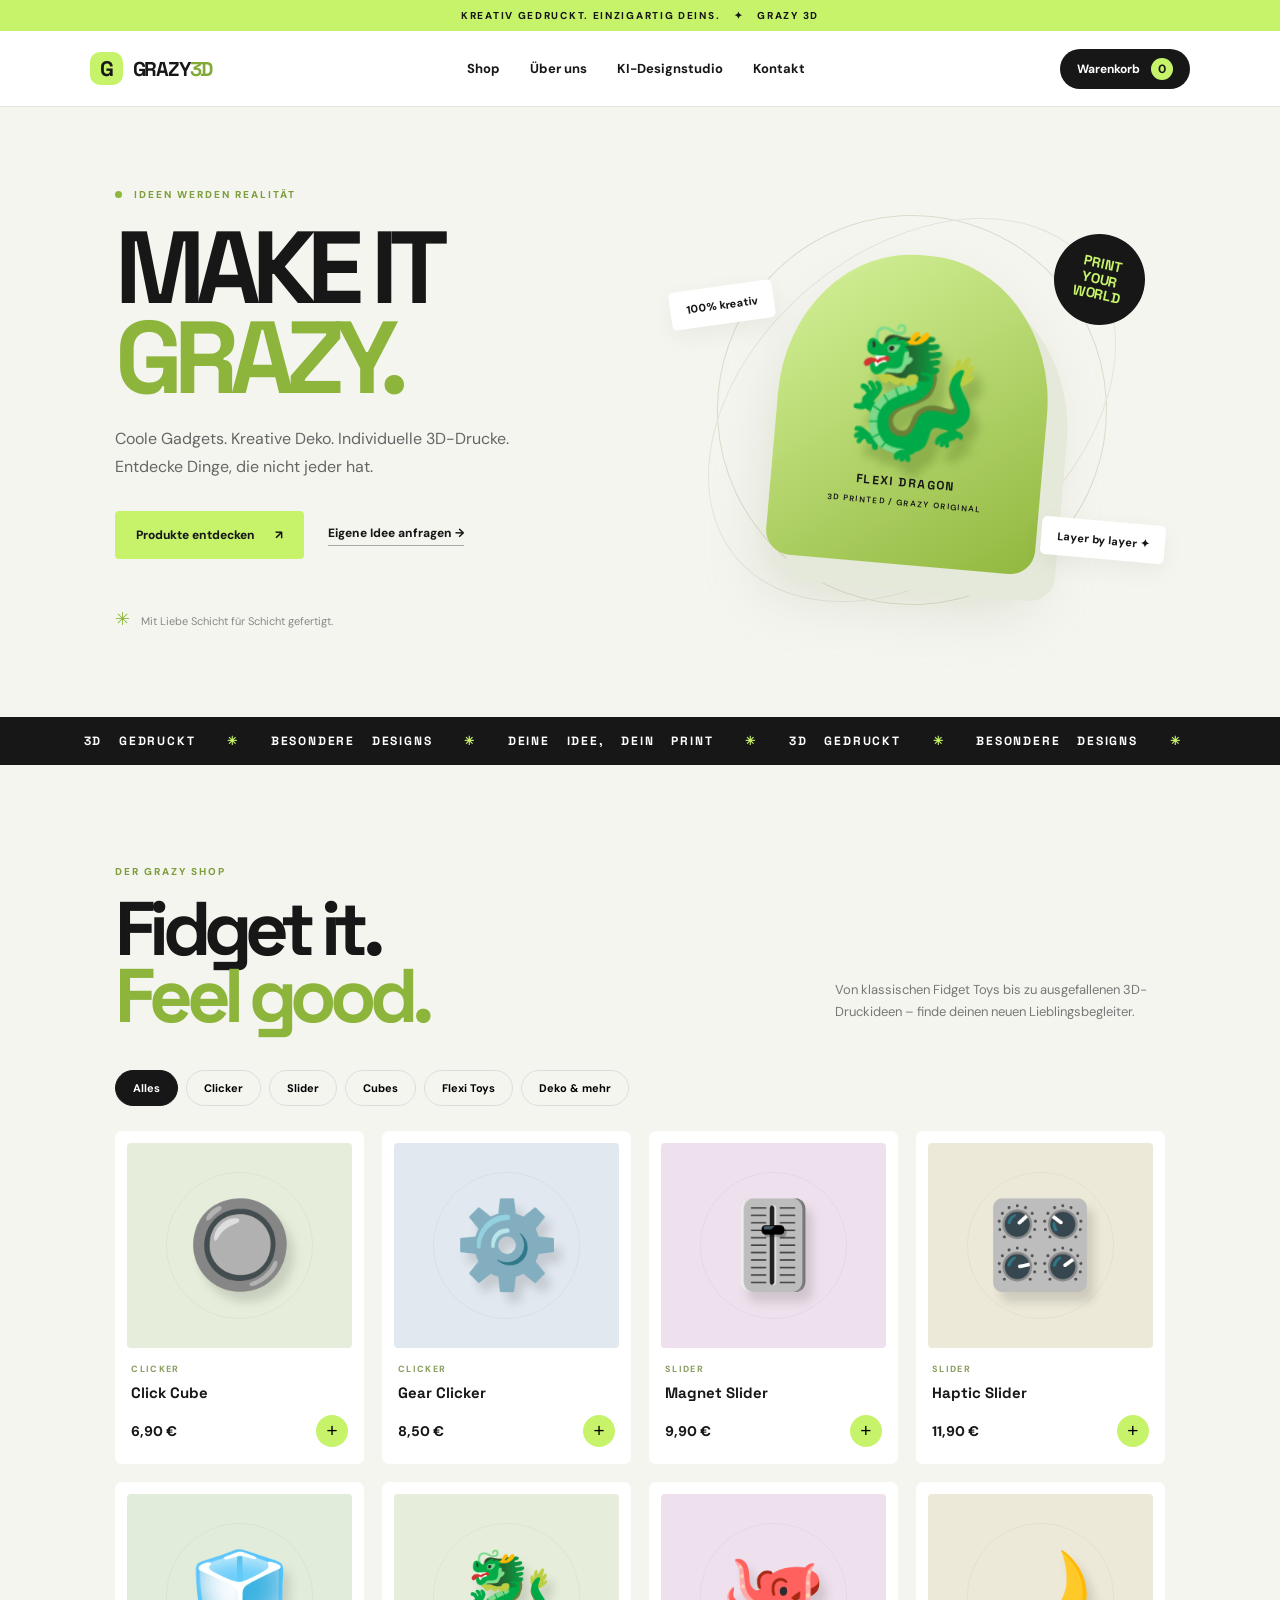
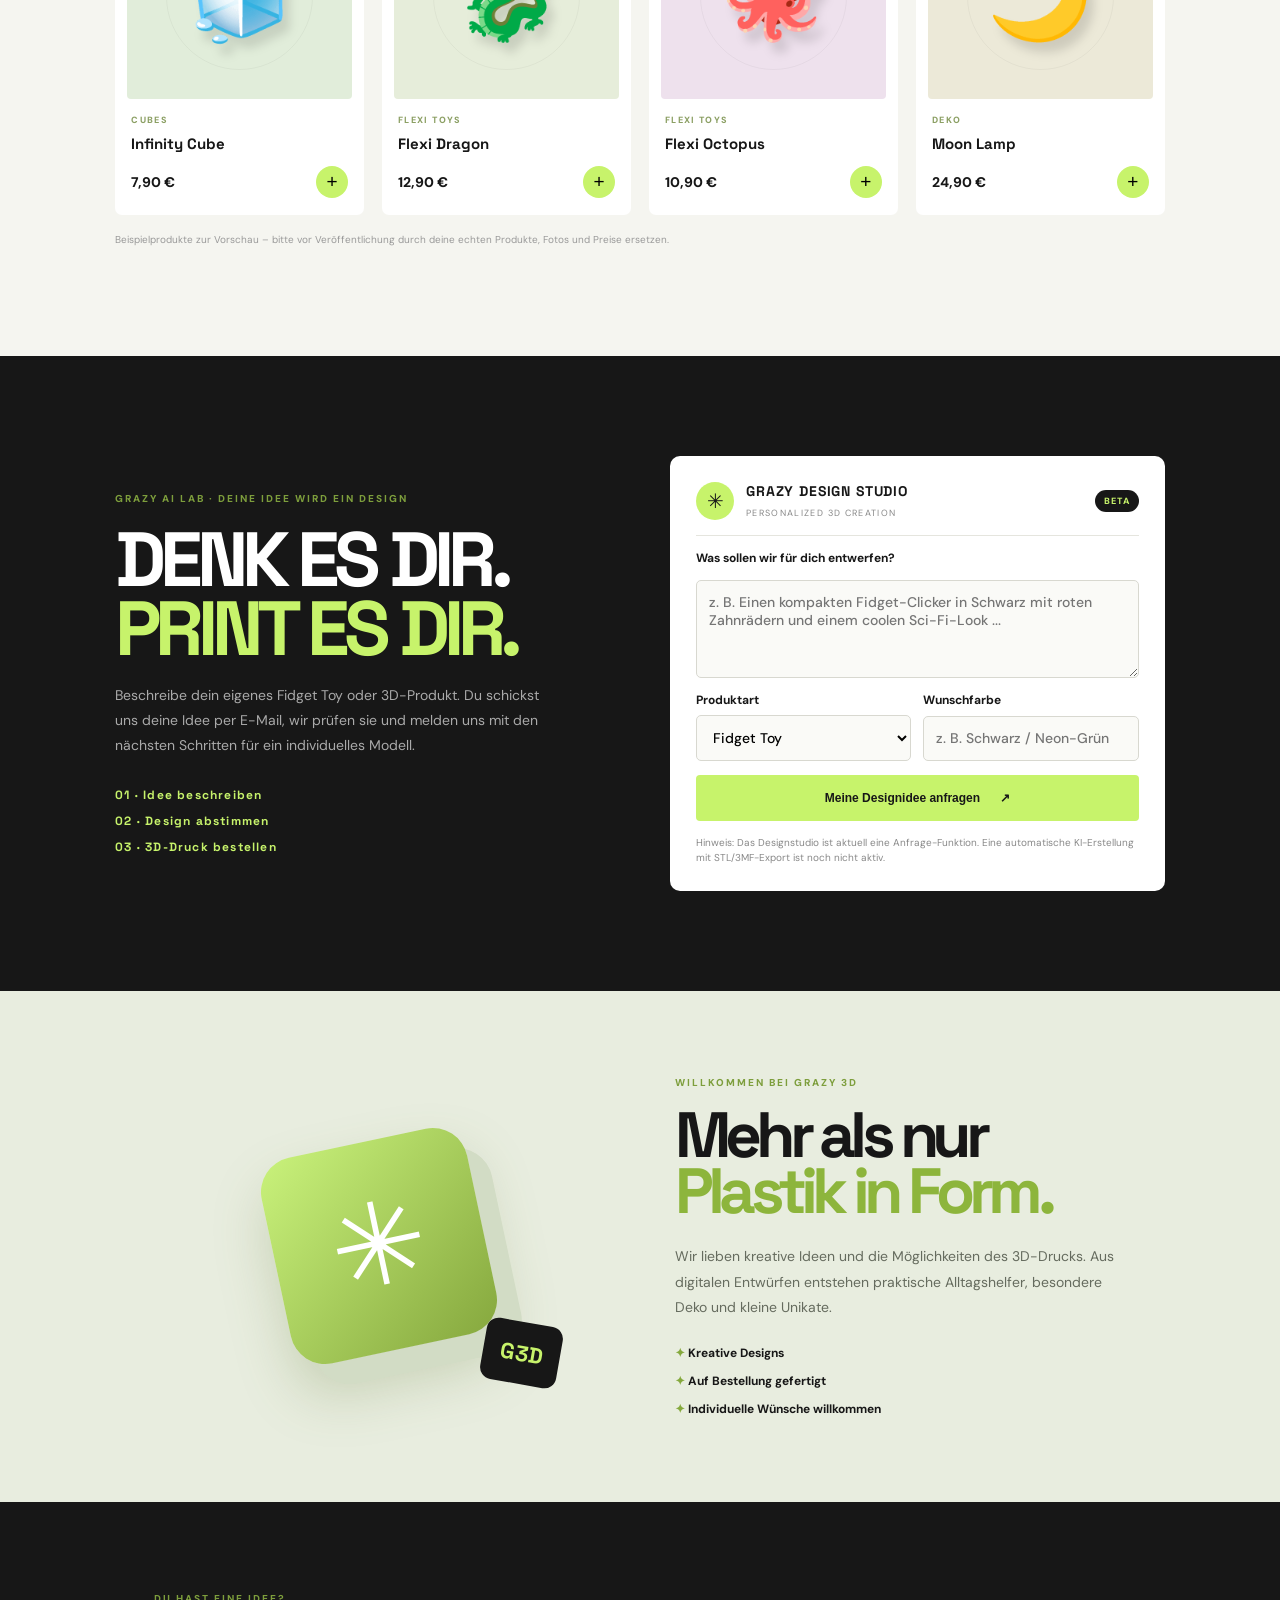
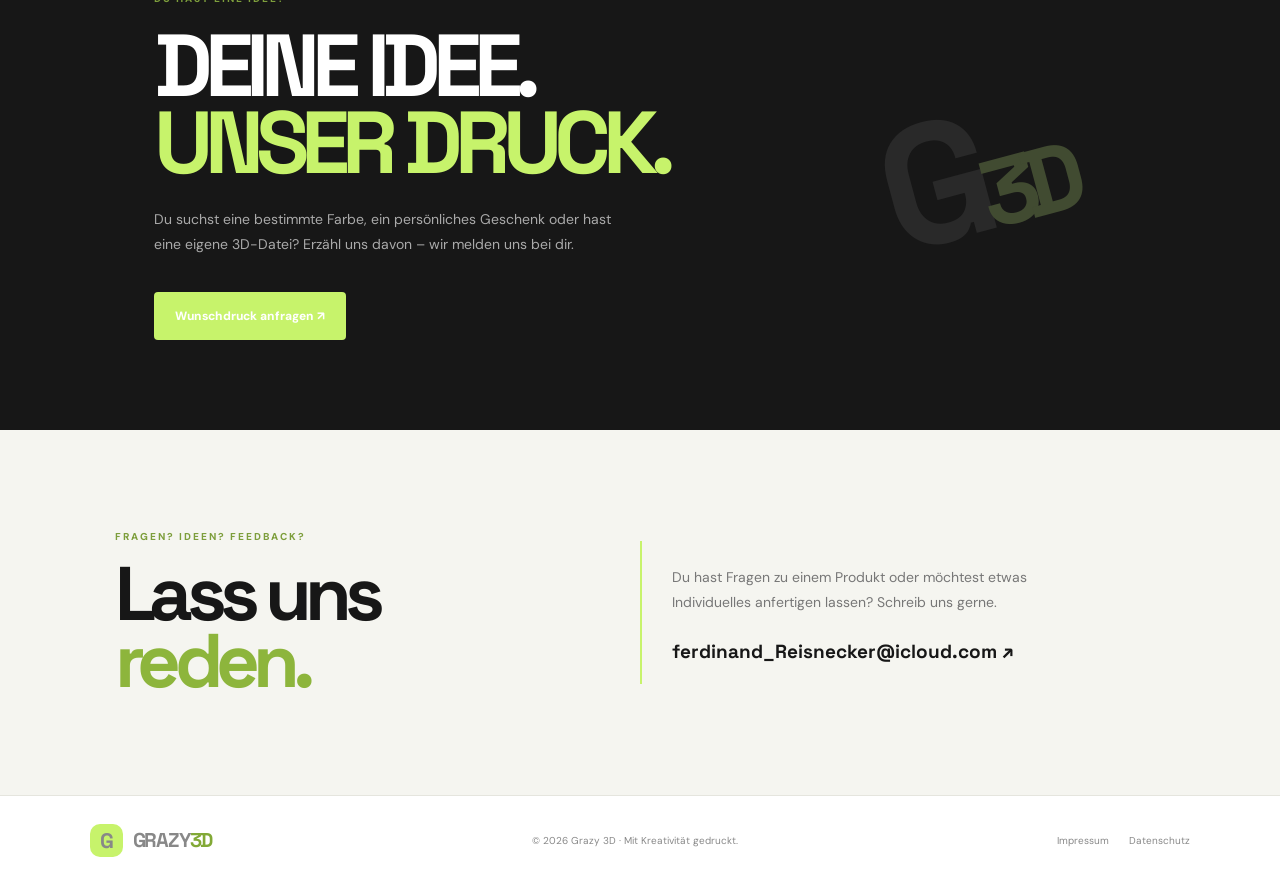
<file: index.html>
<!doctype html>
<html lang="de">
<head>
  <meta charset="utf-8">
  <meta name="viewport" content="width=device-width, initial-scale=1">
  <meta name="description" content="Grazy 3D – kreative 3D-Druckprodukte, Gadgets und individuelle Designs.">
  <title>Grazy 3D – Kreativ gedruckt</title>
  <link rel="preconnect" href="https://fonts.googleapis.com">
  <link rel="preconnect" href="https://fonts.gstatic.com" crossorigin>
  <link href="https://fonts.googleapis.com/css2?family=DM+Sans:wght@400;500;600;700;800&family=Space+Grotesk:wght@500;600;700&display=swap" rel="stylesheet">
  <link rel="stylesheet" href="style.css">
</head>
<body>
  <div class="announcement">KREATIV GEDRUCKT. EINZIGARTIG DEINS. <span>✦</span> GRAZY 3D</div>
  <header class="header">
    <a class="brand" href="#home" aria-label="Grazy 3D Startseite"><span class="brand-mark">G</span><span>GRAZY<span class="brand-accent">3D</span></span></a>
    <nav><a href="#shop">Shop</a><a href="#about">Über uns</a><a href="#ai-studio">KI-Designstudio</a><a href="#contact">Kontakt</a></nav>
    <button class="cart-button" id="open-cart" aria-label="Warenkorb öffnen">Warenkorb <span id="cart-count">0</span></button>
    <button class="menu-toggle" id="menu-toggle" aria-label="Menü öffnen" aria-expanded="false">☰</button>
  </header>

  <main>
    <section class="hero" id="home">
      <div class="hero-copy">
        <div class="eyebrow"><span class="live-dot"></span> IDEEN WERDEN REALITÄT</div>
        <h1>MAKE IT<br><span>GRAZY.</span></h1>
        <p class="hero-lead">Coole Gadgets. Kreative Deko. Individuelle 3D-Drucke. Entdecke Dinge, die nicht jeder hat.</p>
        <div class="hero-actions"><a class="button primary" href="#shop">Produkte entdecken <span>↗</span></a><a class="text-link" href="#custom">Eigene Idee anfragen →</a></div>
        <div class="hero-note"><span>✳</span> Mit Liebe Schicht für Schicht gefertigt.</div>
      </div>
      <div class="hero-art">
        <div class="orbit orbit-one"></div><div class="orbit orbit-two"></div>
        <div class="hero-sticker">PRINT<br>YOUR<br>WORLD</div>
        <div class="hero-product"><div class="product-emoji">🐉</div><div class="hero-product-label">FLEXI DRAGON <small>3D PRINTED / GRAZY ORIGINAL</small></div></div>
        <div class="floating-chip chip-one">100% kreativ</div><div class="floating-chip chip-two">Layer by layer ✦</div>
      </div>
    </section>

    <section class="ticker" aria-label="Shop-Vorteile"><div>3D GEDRUCKT <b>✳</b> BESONDERE DESIGNS <b>✳</b> DEINE IDEE, DEIN PRINT <b>✳</b> 3D GEDRUCKT <b>✳</b> BESONDERE DESIGNS <b>✳</b></div></section>

    <section class="section shop-section" id="shop">
      <div class="section-heading"><div><div class="eyebrow">DER GRAZY SHOP</div><h2>Fidget it.<br><span>Feel good.</span></h2></div><p>Von klassischen Fidget Toys bis zu ausgefallenen 3D-Druckideen – finde deinen neuen Lieblingsbegleiter.</p></div>
      <div class="filters" id="filters">
        <button class="filter active" data-filter="Alle">Alles</button><button class="filter" data-filter="Clicker">Clicker</button><button class="filter" data-filter="Slider">Slider</button><button class="filter" data-filter="Cubes">Cubes</button><button class="filter" data-filter="Flexi Toys">Flexi Toys</button><button class="filter" data-filter="Deko">Deko & mehr</button>
      </div>
      <div class="product-grid" id="product-grid"></div>
      <p class="demo-note">Beispielprodukte zur Vorschau – bitte vor Veröffentlichung durch deine echten Produkte, Fotos und Preise ersetzen.</p>
    </section>


    <section class="ai-section" id="ai-studio">
      <div class="ai-intro">
        <div class="eyebrow">GRAZY AI LAB · DEINE IDEE WIRD EIN DESIGN</div>
        <h2>DENK ES DIR.<br><span>PRINT ES DIR.</span></h2>
        <p>Beschreibe dein eigenes Fidget Toy oder 3D-Produkt. Du schickst uns deine Idee per E-Mail, wir prüfen sie und melden uns mit den nächsten Schritten für ein individuelles Modell.</p>
        <div class="ai-steps"><span>01 · Idee beschreiben</span><span>02 · Design abstimmen</span><span>03 · 3D-Druck bestellen</span></div>
      </div>
      <div class="ai-card">
        <div class="ai-card-head"><span class="ai-orb">✳</span><div><strong>GRAZY DESIGN STUDIO</strong><small>PERSONALIZED 3D CREATION</small></div><span class="ai-status">BETA</span></div>
        <label for="ai-prompt">Was sollen wir für dich entwerfen?</label>
        <textarea id="ai-prompt" rows="4" placeholder="z. B. Einen kompakten Fidget-Clicker in Schwarz mit roten Zahnrädern und einem coolen Sci-Fi-Look ..."></textarea>
        <div class="ai-fields">
          <label>Produktart<select id="ai-type"><option>Fidget Toy</option><option>Figur / Flexi Toy</option><option>Deko</option><option>Praktischer Alltagshelfer</option><option>Etwas ganz anderes</option></select></label>
          <label>Wunschfarbe<input id="ai-color" type="text" placeholder="z. B. Schwarz / Neon-Grün"></label>
        </div>
        <button class="button primary ai-submit" id="ai-submit">Meine Designidee anfragen <span>↗</span></button>
        <p class="ai-disclaimer">Hinweis: Das Designstudio ist aktuell eine Anfrage-Funktion. Eine automatische KI-Erstellung mit STL/3MF-Export ist noch nicht aktiv.</p>
        <div class="ai-result" id="ai-result" aria-live="polite"></div>
      </div>
    </section>

    <section class="feature-band" id="about">
      <div class="feature-art"><div class="big-cube">✳</div><div class="small-cube">G3D</div></div>
      <div class="feature-copy"><div class="eyebrow">WILLKOMMEN BEI GRAZY 3D</div><h2>Mehr als nur<br><span>Plastik in Form.</span></h2><p>Wir lieben kreative Ideen und die Möglichkeiten des 3D-Drucks. Aus digitalen Entwürfen entstehen praktische Alltagshelfer, besondere Deko und kleine Unikate.</p><div class="feature-points"><span>✦ Kreative Designs</span><span>✦ Auf Bestellung gefertigt</span><span>✦ Individuelle Wünsche willkommen</span></div></div>
    </section>

    <section class="custom-section" id="custom">
      <div class="custom-inner"><div class="eyebrow">DU HAST EINE IDEE?</div><h2>DEINE IDEE.<br><span>UNSER DRUCK.</span></h2><p>Du suchst eine bestimmte Farbe, ein persönliches Geschenk oder hast eine eigene 3D-Datei? Erzähl uns davon – wir melden uns bei dir.</p><a class="button light" href="#ai-studio">Wunschdruck anfragen ↗</a></div>
      <div class="custom-symbol">G<span>3D</span></div>
    </section>

    <section class="section contact-section" id="contact">
      <div><div class="eyebrow">FRAGEN? IDEEN? FEEDBACK?</div><h2>Lass uns<br><span>reden.</span></h2></div>
      <div class="contact-card"><p>Du hast Fragen zu einem Produkt oder möchtest etwas Individuelles anfertigen lassen? Schreib uns gerne.</p><a class="contact-email" id="contact-email" href="#contact">ferdinand_Reisnecker@icloud.com ↗</a></div>
    </section>
  </main>

  <footer class="footer"><a class="brand" href="#home"><span class="brand-mark">G</span><span>GRAZY<span class="brand-accent">3D</span></span></a><span>© <span id="year"></span> Grazy 3D · Mit Kreativität gedruckt.</span><div><a href="impressum.html">Impressum</a><a href="datenschutz.html">Datenschutz</a></div></footer>

  <div class="cart-backdrop" id="cart-backdrop"></div>
  <aside class="cart-drawer" id="cart-drawer" aria-label="Warenkorb">
    <div class="cart-head"><h3>Dein Warenkorb</h3><button id="close-cart" aria-label="Warenkorb schließen">✕</button></div>
    <div class="cart-items" id="cart-items"><p class="empty-cart">Noch nichts drin. Zeit, etwas Grazy zu entdecken!</p></div>
    <div class="cart-bottom"><div class="cart-total"><span>Zwischensumme</span><strong id="cart-total">0,00 €</strong></div><p>Versandkosten werden individuell bestätigt.</p><button class="button primary checkout" id="checkout">Bestellung anfragen <span>↗</span></button><small>Dies ist eine unverbindliche Bestellanfrage, keine direkte Online-Zahlung.</small></div>
  </aside>
  <script src="script.js"></script>
</body>
</html>
</file>
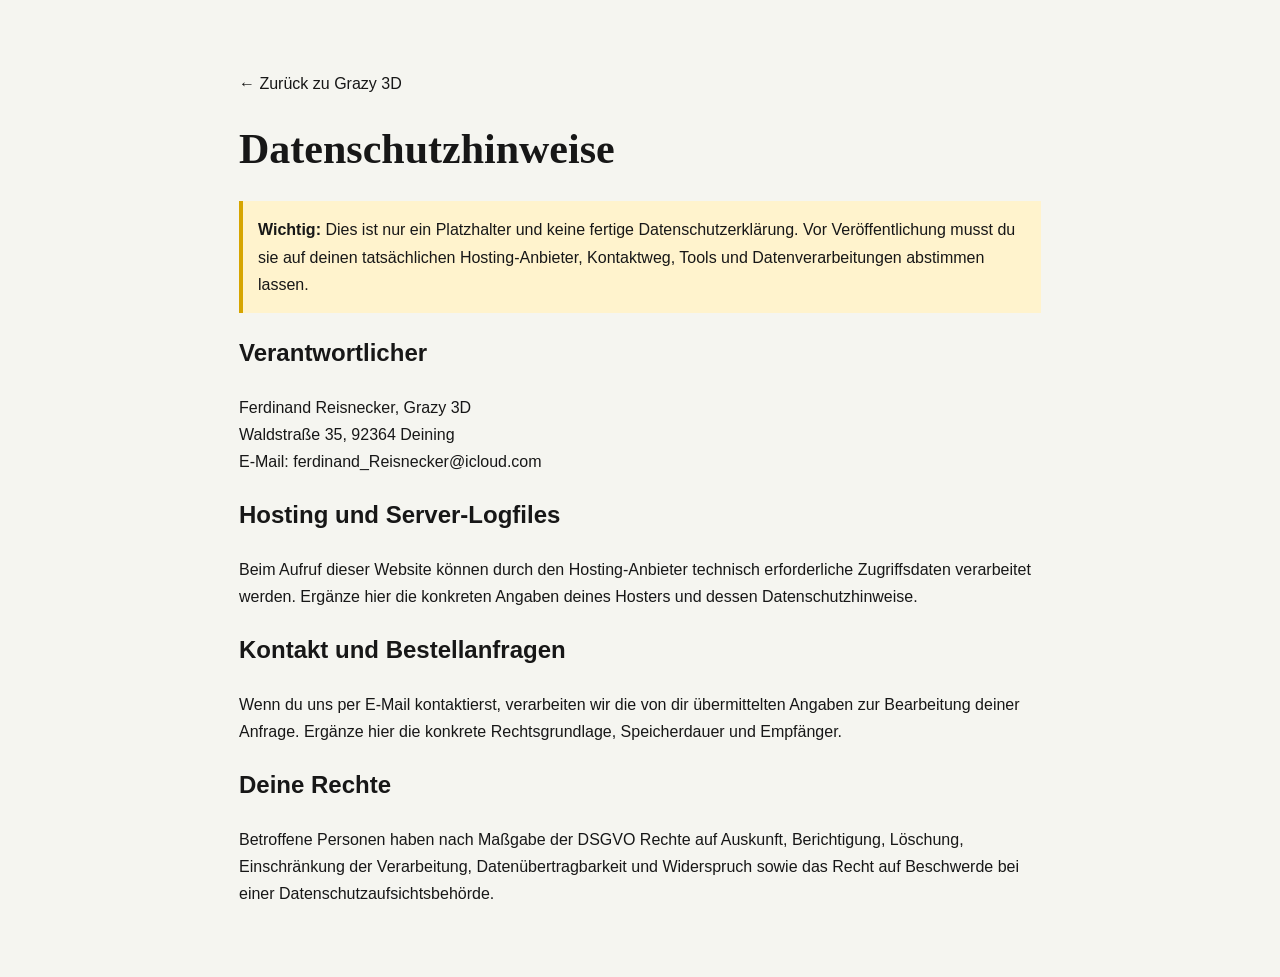
<file: datenschutz.html>
<!doctype html><html lang="de"><head><meta charset="utf-8"><meta name="viewport" content="width=device-width,initial-scale=1"><title>Datenschutz – Grazy 3D</title><link rel="stylesheet" href="style.css"><style>main{max-width:850px;margin:70px auto;padding:0 24px;line-height:1.7}h1{font:700 42px "Space Grotesk"} .warning{background:#fff3cd;padding:15px;border-left:4px solid #d6a500}</style></head><body><main><a href="index.html">← Zurück zu Grazy 3D</a><h1>Datenschutzhinweise</h1><p class="warning"><strong>Wichtig:</strong> Dies ist nur ein Platzhalter und keine fertige Datenschutzerklärung. Vor Veröffentlichung musst du sie auf deinen tatsächlichen Hosting-Anbieter, Kontaktweg, Tools und Datenverarbeitungen abstimmen lassen.</p><h2>Verantwortlicher</h2><p>Ferdinand Reisnecker, Grazy 3D<br>Waldstraße 35, 92364 Deining<br>E-Mail: ferdinand_Reisnecker@icloud.com</p><h2>Hosting und Server-Logfiles</h2><p>Beim Aufruf dieser Website können durch den Hosting-Anbieter technisch erforderliche Zugriffsdaten verarbeitet werden. Ergänze hier die konkreten Angaben deines Hosters und dessen Datenschutzhinweise.</p><h2>Kontakt und Bestellanfragen</h2><p>Wenn du uns per E-Mail kontaktierst, verarbeiten wir die von dir übermittelten Angaben zur Bearbeitung deiner Anfrage. Ergänze hier die konkrete Rechtsgrundlage, Speicherdauer und Empfänger.</p><h2>Deine Rechte</h2><p>Betroffene Personen haben nach Maßgabe der DSGVO Rechte auf Auskunft, Berichtigung, Löschung, Einschränkung der Verarbeitung, Datenübertragbarkeit und Widerspruch sowie das Recht auf Beschwerde bei einer Datenschutzaufsichtsbehörde.</p></main></body></html>
</file>
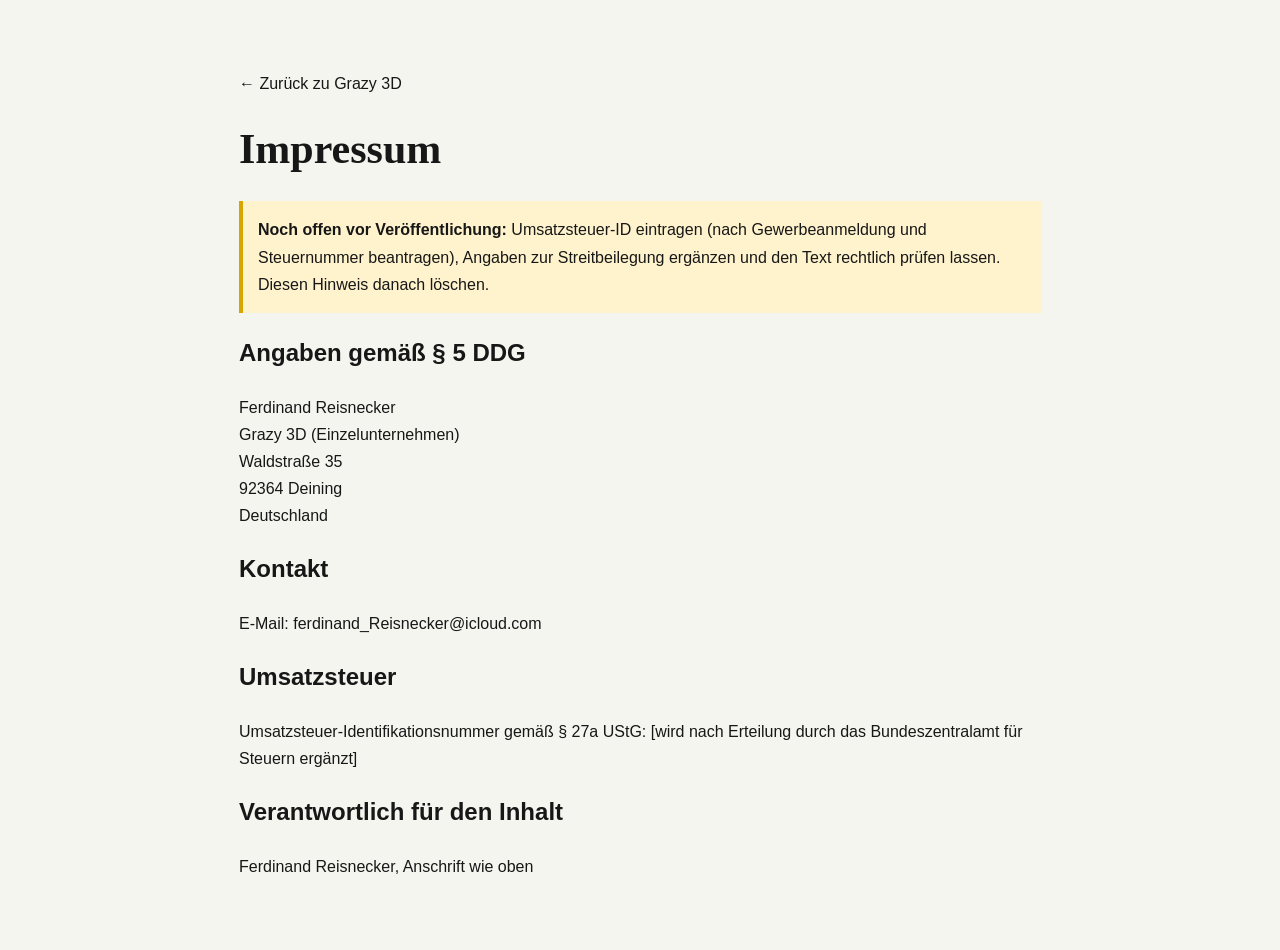
<file: impressum.html>
<!doctype html><html lang="de"><head><meta charset="utf-8"><meta name="viewport" content="width=device-width,initial-scale=1"><title>Impressum – Grazy 3D</title><link rel="stylesheet" href="style.css"><style>main{max-width:850px;margin:70px auto;padding:0 24px;line-height:1.7}h1{font:700 42px "Space Grotesk"} .warning{background:#fff3cd;padding:15px;border-left:4px solid #d6a500}</style></head><body><main><a href="index.html">← Zurück zu Grazy 3D</a><h1>Impressum</h1><p class="warning"><strong>Noch offen vor Veröffentlichung:</strong> Umsatzsteuer-ID eintragen (nach Gewerbeanmeldung und Steuernummer beantragen), Angaben zur Streitbeilegung ergänzen und den Text rechtlich prüfen lassen. Diesen Hinweis danach löschen.</p><h2>Angaben gemäß § 5 DDG</h2><p>Ferdinand Reisnecker<br>Grazy 3D (Einzelunternehmen)<br>Waldstraße 35<br>92364 Deining<br>Deutschland</p><h2>Kontakt</h2><p>E-Mail: ferdinand_Reisnecker@icloud.com</p><h2>Umsatzsteuer</h2><p>Umsatzsteuer-Identifikationsnummer gemäß § 27a UStG: [wird nach Erteilung durch das Bundeszentralamt für Steuern ergänzt]</p><h2>Verantwortlich für den Inhalt</h2><p>Ferdinand Reisnecker, Anschrift wie oben</p></main></body></html>
</file>
<file: style.css>
*{box-sizing:border-box} :root{--ink:#171717;--muted:#777;--lime:#c7f36b;--paper:#f5f5f0;--line:#e5e5de} html{scroll-behavior:smooth} body{margin:0;background:var(--paper);color:var(--ink);font-family:"DM Sans",sans-serif} a{color:inherit;text-decoration:none}.announcement{background:var(--lime);text-align:center;padding:9px 12px;font-size:10px;font-weight:800;letter-spacing:.17em}.announcement span{padding:0 10px}.header{height:76px;padding:0 7vw;display:flex;align-items:center;justify-content:space-between;background:#fff;position:sticky;top:0;z-index:10;border-bottom:1px solid var(--line)}.brand{display:flex;align-items:center;gap:10px;font:700 20px "Space Grotesk";letter-spacing:-.06em}.brand-mark{display:grid;place-items:center;width:33px;height:33px;background:var(--lime);border-radius:10px;font-size:21px}.brand-accent{color:#82a936}.header nav{display:flex;gap:30px;font-size:13px;font-weight:700}.header nav a:hover,.footer a:hover{color:#789d2f}.cart-button{background:var(--ink);color:white;border:0;border-radius:30px;padding:12px 17px;font:700 12px "DM Sans";cursor:pointer}.cart-button span{background:var(--lime);color:var(--ink);padding:3px 7px;border-radius:20px;margin-left:8px}.menu-toggle{display:none;background:none;border:0;font-size:22px}.hero{min-height:610px;padding:75px 9vw 80px;display:grid;grid-template-columns:1fr 1fr;align-items:center;gap:40px;overflow:hidden}.eyebrow{font-size:10px;letter-spacing:.2em;font-weight:800;color:#7d9e3c}.live-dot{display:inline-block;width:7px;height:7px;border-radius:50%;background:#8cb83c;margin-right:8px}.hero h1,.section h2,.feature-copy h2,.custom-section h2{font:700 clamp(62px,8vw,112px)/.88 "Space Grotesk";letter-spacing:-.09em;margin:22px 0}.hero h1 span,.section h2 span,.feature-copy h2 span{color:#8db53c}.hero-lead{max-width:440px;color:#656565;line-height:1.75;font-size:16px}.hero-actions{display:flex;align-items:center;gap:24px;margin-top:30px}.button{display:inline-flex;align-items:center;justify-content:center;gap:20px;padding:16px 21px;border-radius:4px;font-size:12px;font-weight:800;border:0;cursor:pointer}.primary{background:var(--lime);color:#171717}.primary:hover{background:#b5e650;transform:translateY(-2px)}.text-link{font-size:12px;font-weight:800;border-bottom:1px solid #aaa;padding-bottom:4px}.hero-note{margin-top:48px;font-size:11px;color:#888}.hero-note span{color:#8db53c;font-size:18px;margin-right:8px}.hero-art{height:440px;position:relative;display:grid;place-items:center}.orbit{position:absolute;border:1px solid #d7ddc9;border-radius:50%;width:390px;height:390px;transform:rotate(-25deg)}.orbit-two{width:320px;height:460px;transform:rotate(50deg);border-color:#e1e5d9}.hero-product{position:relative;width:270px;height:310px;background:linear-gradient(145deg,#d6f39b,#92b83f);border-radius:48% 48% 25px 25px;display:flex;flex-direction:column;align-items:center;justify-content:center;box-shadow:22px 25px 0 #e4e9d9,0 35px 60px #a7b58c55;transform:rotate(5deg)}.product-emoji{font-size:125px;filter:drop-shadow(10px 15px 5px #52721d55)}.hero-product-label{font:700 12px "Space Grotesk";letter-spacing:.12em;text-align:center}.hero-product-label small{display:block;font:600 8px "DM Sans";letter-spacing:.17em;margin-top:7px}.hero-sticker{position:absolute;z-index:2;right:4%;top:10%;background:#171717;color:var(--lime);width:91px;height:91px;border-radius:50%;display:grid;place-content:center;text-align:center;font:700 14px/1.1 "Space Grotesk";transform:rotate(12deg)}.floating-chip{position:absolute;background:white;padding:12px 16px;border-radius:5px;box-shadow:0 8px 25px #0000000d;font-size:11px;font-weight:800}.chip-one{left:2%;top:22%;transform:rotate(-8deg)}.chip-two{right:0;bottom:16%;transform:rotate(5deg)}.ticker{background:#171717;color:white;overflow:hidden;white-space:nowrap;padding:16px 0;font:700 12px "Space Grotesk";letter-spacing:.15em}.ticker div{word-spacing:12px;text-align:center}.ticker b{color:var(--lime);padding:0 15px}.section{padding:100px 9vw}.section-heading{display:flex;align-items:end;justify-content:space-between;gap:30px}.section h2,.feature-copy h2{font-size:clamp(48px,6vw,76px);margin:18px 0 0}.section-heading>p{max-width:330px;color:#777;line-height:1.7;font-size:13px;margin-bottom:7px}.filters{display:flex;gap:8px;margin:40px 0 25px;flex-wrap:wrap}.filter{border:1px solid #ddd;background:transparent;border-radius:30px;padding:10px 17px;font:700 11px "DM Sans";cursor:pointer}.filter.active,.filter:hover{background:#171717;color:white;border-color:#171717}.product-grid{display:grid;grid-template-columns:repeat(4,1fr);gap:18px}.product-card{background:white;padding:12px;border-radius:7px;position:relative;transition:.2s}.product-card:hover{transform:translateY(-5px);box-shadow:0 15px 35px #0000000b}.product-visual{height:205px;border-radius:4px;display:grid;place-items:center;position:relative;overflow:hidden}.product-visual:after{content:"";position:absolute;width:145px;height:145px;border:1px solid #0000000b;border-radius:50%}.product-visual span{font-size:85px;filter:drop-shadow(7px 10px 5px #00000020);z-index:1}.product-info{padding:15px 4px 5px}.product-category{font-size:9px;letter-spacing:.15em;color:#8b9f63;font-weight:800}.product-info h3{font:700 15px "Space Grotesk";margin:8px 0}.product-bottom{display:flex;align-items:center;justify-content:space-between;margin-top:13px}.price{font-weight:800;font-size:14px}.add-button{border:0;background:var(--lime);width:32px;height:32px;border-radius:50%;font-size:19px;cursor:pointer}.demo-note{font-size:10px;color:#999;margin-top:18px}.feature-band{background:#e8eddf;padding:85px 12vw;display:grid;grid-template-columns:1fr 1fr;gap:70px;align-items:center}.feature-art{height:300px;position:relative;display:grid;place-items:center}.big-cube{width:210px;height:210px;border-radius:35px;background:linear-gradient(140deg,#c9f27b,#86a83e);display:grid;place-items:center;font-size:115px;color:#fff;box-shadow:20px 25px 0 #d2dcc5,0 30px 55px #667c3a44;transform:rotate(-12deg)}.small-cube{position:absolute;right:10%;bottom:4%;background:#171717;color:var(--lime);padding:17px;border-radius:12px;font:700 22px "Space Grotesk";transform:rotate(10deg)}.feature-copy h2{font-size:clamp(45px,5vw,65px)}.feature-copy p,.custom-inner p{color:#656b5e;line-height:1.8;font-size:14px;max-width:470px;margin:25px 0}.feature-points{display:grid;gap:12px;font-size:12px;font-weight:700}.feature-points span:first-letter{color:#85a93d}.custom-section{background:#171717;color:white;padding:90px 12vw;display:flex;align-items:center;justify-content:space-between;overflow:hidden;position:relative}.custom-section h2{font-size:clamp(55px,7vw,88px)}.custom-section h2 span{color:var(--lime)}.custom-inner p{color:#aaa}.light{background:var(--lime);margin-top:10px}.custom-symbol{font:700 170px/.8 "Space Grotesk";letter-spacing:-.1em;color:#292929;transform:rotate(-15deg);padding-right:5vw}.custom-symbol span{color:#414b31;font-size:95px}.contact-section{display:grid;grid-template-columns:1fr 1fr;align-items:center}.contact-card{border-left:2px solid var(--lime);padding:10px 0 10px 30px}.contact-card p{color:#777;line-height:1.8;font-size:14px;max-width:400px}.contact-email{font:700 19px "Space Grotesk";display:inline-block;margin:10px 0}.contact-card small{display:block;color:#999;font-size:10px}.footer{background:white;border-top:1px solid var(--line);padding:28px 7vw;display:flex;align-items:center;justify-content:space-between;font-size:10px;color:#888}.footer>div{display:flex;gap:20px}.cart-backdrop{position:fixed;inset:0;background:#0008;z-index:19;opacity:0;pointer-events:none;transition:.25s}.cart-drawer{position:fixed;right:0;top:0;height:100dvh;width:min(420px,100%);background:white;z-index:20;padding:25px;display:flex;flex-direction:column;transform:translateX(105%);transition:.3s}.cart-open .cart-backdrop{opacity:1;pointer-events:auto}.cart-open .cart-drawer{transform:translateX(0)}.cart-head{display:flex;align-items:center;justify-content:space-between;border-bottom:1px solid var(--line);padding-bottom:18px}.cart-head h3{font:700 22px "Space Grotesk";margin:0}.cart-head button{background:none;border:0;font-size:20px;cursor:pointer}.cart-items{flex:1;overflow:auto;padding:15px 0}.empty-cart{color:#999;font-size:13px;line-height:1.6}.cart-line{display:flex;justify-content:space-between;gap:15px;padding:13px 0;border-bottom:1px solid var(--line);font-size:12px}.cart-line strong{display:block;margin-bottom:5px}.cart-line button{border:0;background:none;color:#888;cursor:pointer}.cart-bottom{border-top:1px solid var(--line);padding-top:17px}.cart-total{display:flex;justify-content:space-between;font-size:14px}.cart-bottom p,.cart-bottom small{font-size:10px;color:#888;line-height:1.5}.checkout{width:100%;margin:12px 0}.menu-open nav{display:flex!important}
@media(max-width:850px){.header{padding:0 5vw}.header nav{gap:15px}.hero{padding:60px 7vw;grid-template-columns:1fr}.hero-art{height:370px}.hero-copy{text-align:center}.hero-lead{margin:auto}.hero-actions{justify-content:center}.hero-note{margin-top:25px}.product-grid{grid-template-columns:repeat(2,1fr)}.section{padding:75px 7vw}.feature-band{padding:70px 8vw;gap:25px}.custom-section{padding:75px 8vw}.custom-symbol{font-size:120px}.section-heading{align-items:start;flex-direction:column}.section-heading>p{margin:0}.footer{padding:25px 5vw;gap:18px;flex-wrap:wrap}}
@media(max-width:600px){.header{height:65px}.header nav{display:none;position:absolute;top:65px;left:0;right:0;background:white;padding:20px 7vw;flex-direction:column;box-shadow:0 10px 15px #0000000d}.menu-toggle{display:block}.cart-button{padding:10px 12px;font-size:10px}.hero{padding-top:55px}.hero h1{font-size:76px}.hero-art{height:330px}.orbit{width:290px;height:290px}.orbit-two{height:340px;width:250px}.hero-product{width:220px;height:250px}.product-emoji{font-size:95px}.hero-sticker{right:0;top:4%;width:75px;height:75px;font-size:11px}.chip-one{left:0}.chip-two{right:0}.product-grid{gap:10px}.product-visual{height:150px}.product-visual span{font-size:65px}.product-info h3{font-size:13px}.feature-band{grid-template-columns:1fr}.feature-art{height:230px}.big-cube{width:160px;height:160px;font-size:85px}.feature-copy h2{font-size:52px}.custom-section{padding:70px 8vw}.custom-symbol{display:none}.contact-section{grid-template-columns:1fr;gap:25px}.footer{flex-direction:column;align-items:flex-start}.footer>div{margin-top:5px}}

/* ===== KI-Designstudio ===== */
.ai-section{background:#171717;color:#fff;padding:100px 9vw;display:grid;grid-template-columns:1fr 1fr;gap:60px;align-items:center}
.ai-intro h2{font:700 clamp(48px,6vw,80px)/.9 "Space Grotesk";letter-spacing:-.08em;margin:20px 0}.ai-intro h2 span{color:var(--lime)}
.ai-intro p{color:#aaa;line-height:1.8;font-size:14px;max-width:440px}
.ai-steps{display:grid;gap:10px;margin-top:28px;font:700 12px "Space Grotesk";letter-spacing:.1em;color:var(--lime)}
.ai-card{background:#fff;color:var(--ink);border-radius:10px;padding:26px;display:grid;gap:14px}
.ai-card-head{display:flex;align-items:center;gap:12px;padding-bottom:14px;border-bottom:1px solid var(--line)}
.ai-card-head strong{display:block;font:700 14px "Space Grotesk";letter-spacing:.06em}.ai-card-head small{font-size:9px;letter-spacing:.15em;color:#888}
.ai-orb{display:grid;place-items:center;width:38px;height:38px;border-radius:50%;background:var(--lime);font-size:20px}
.ai-status{margin-left:auto;background:var(--ink);color:var(--lime);font-size:9px;font-weight:800;letter-spacing:.14em;padding:5px 9px;border-radius:20px}
.ai-card label{display:grid;gap:7px;font-size:12px;font-weight:700}
.ai-card textarea,.ai-card input,.ai-card select{font:500 14px "DM Sans";padding:12px;border:1px solid #d8d8d0;border-radius:5px;background:#fafaf7;width:100%;resize:vertical}
.ai-fields{display:grid;grid-template-columns:1fr 1fr;gap:12px}
.ai-submit{width:100%}
.ai-disclaimer{font-size:10px;color:#888;line-height:1.5;margin:0}
.ai-result{display:none;background:#f1f7e3;border-left:3px solid #8db53c;padding:14px;font-size:13px;line-height:1.6}
.ai-result.show{display:grid;gap:6px}.ai-result.warn{background:#fff3cd;border-color:#d6a500}
.ai-result p{margin:0;color:#555}.ai-result small{color:#888}

/* ===== Verbesserungen ===== */
:focus-visible{outline:3px solid #6f9a1f;outline-offset:3px}
.qty{display:flex;align-items:center;gap:10px;margin-top:8px}
.qty button{width:26px;height:26px;border:1px solid #ddd;border-radius:50%;background:#fff;font-size:15px;line-height:1;color:var(--ink)}
.qty button:hover{background:var(--lime)}
#cart-count.pop{animation:pop .3s}@keyframes pop{50%{transform:scale(1.4)}}
.add-button{transition:transform .15s}.add-button:hover{transform:scale(1.12)}
.menu-open nav{display:flex!important}
@media(max-width:850px){.ai-section{grid-template-columns:1fr;padding:75px 7vw;gap:40px}.header nav a{white-space:nowrap}}
@media(max-width:600px){.ai-fields{grid-template-columns:1fr}.ai-card{padding:20px}}
@media(prefers-reduced-motion:reduce){*{animation:none!important;transition:none!important;scroll-behavior:auto!important}}
</file>
